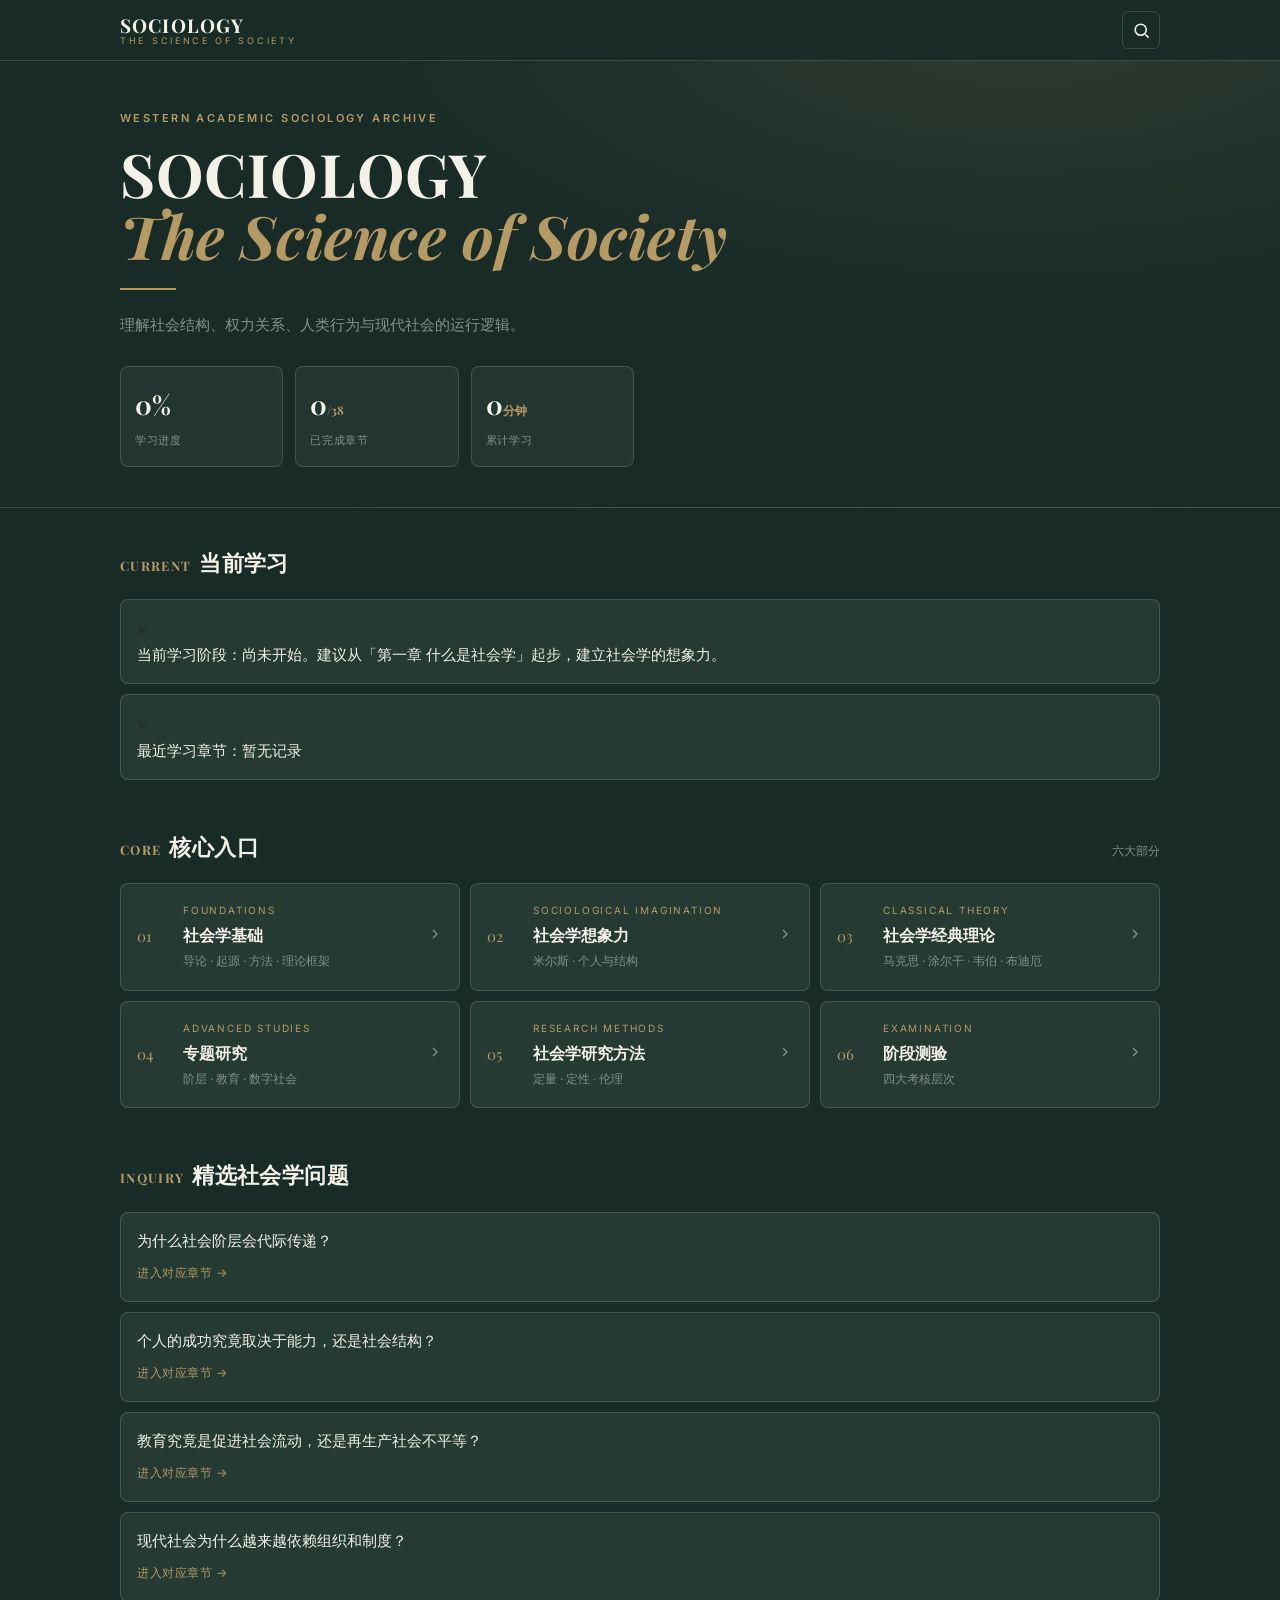
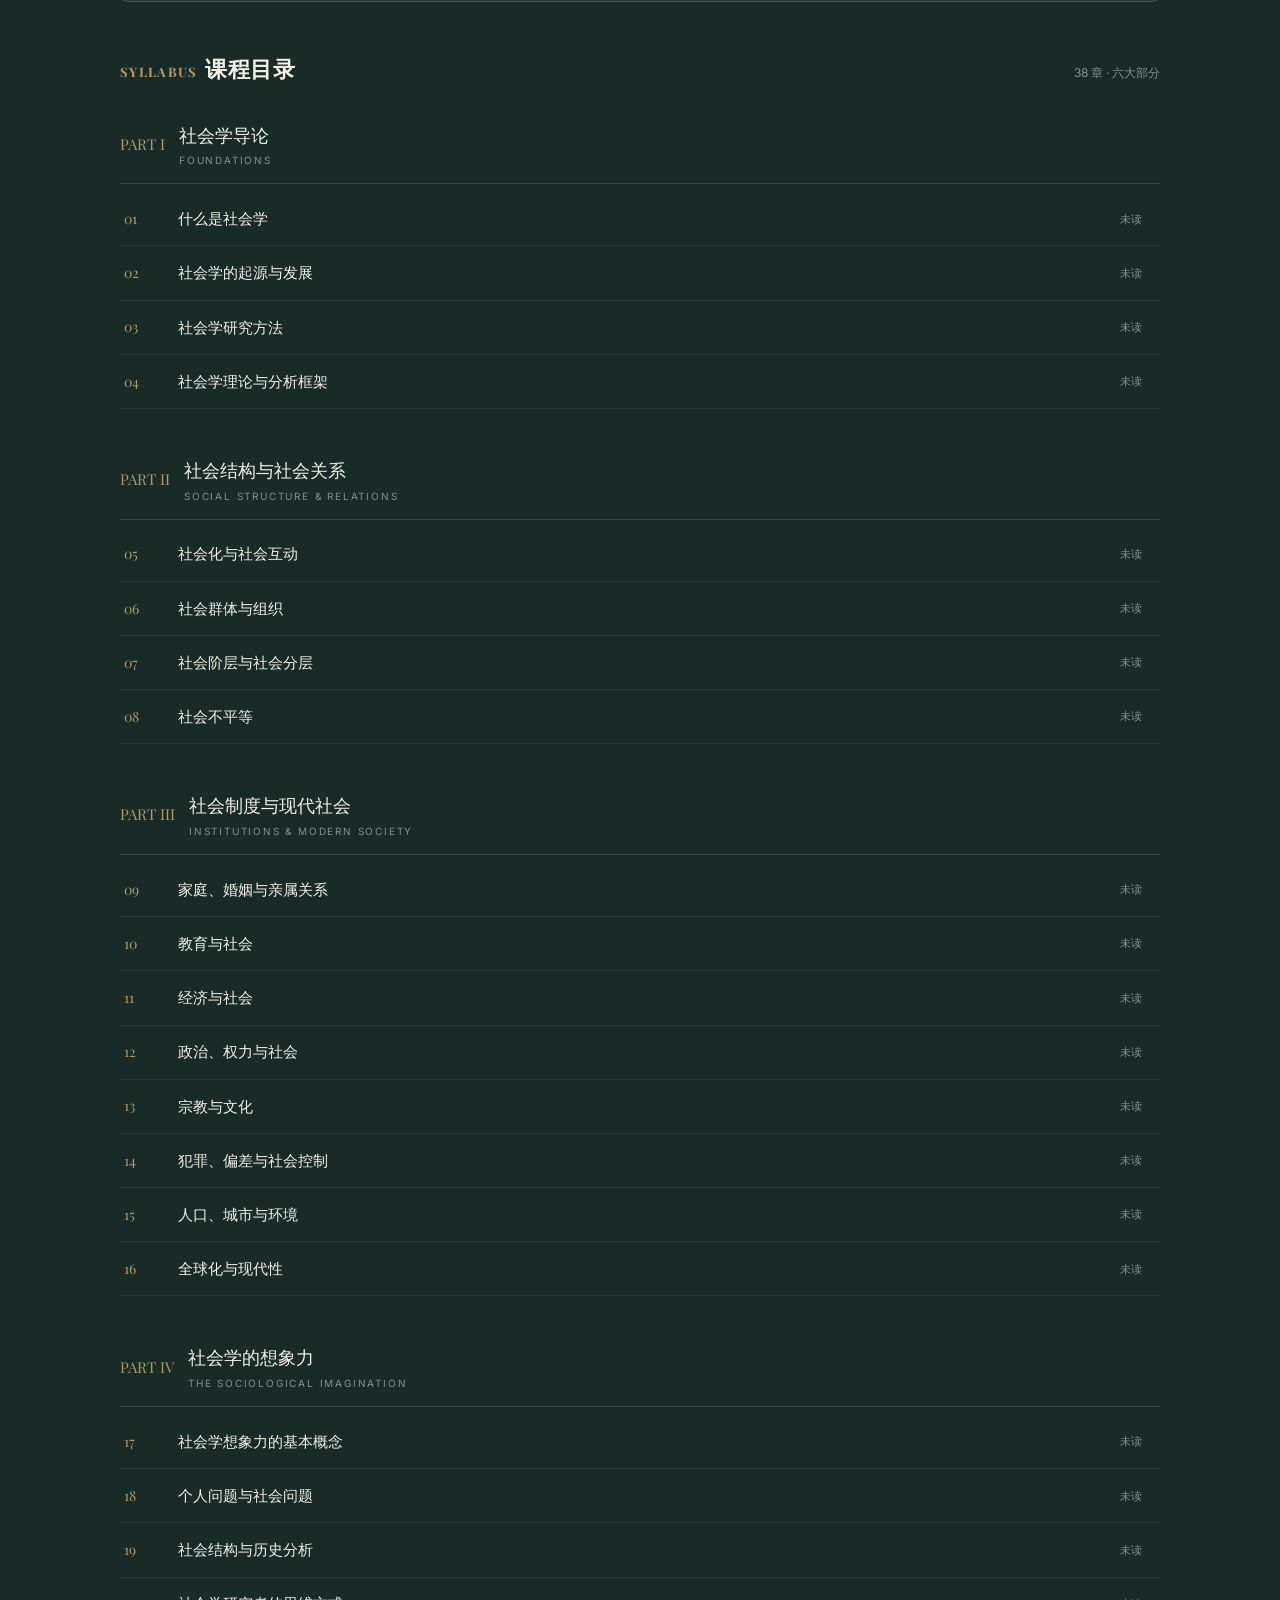
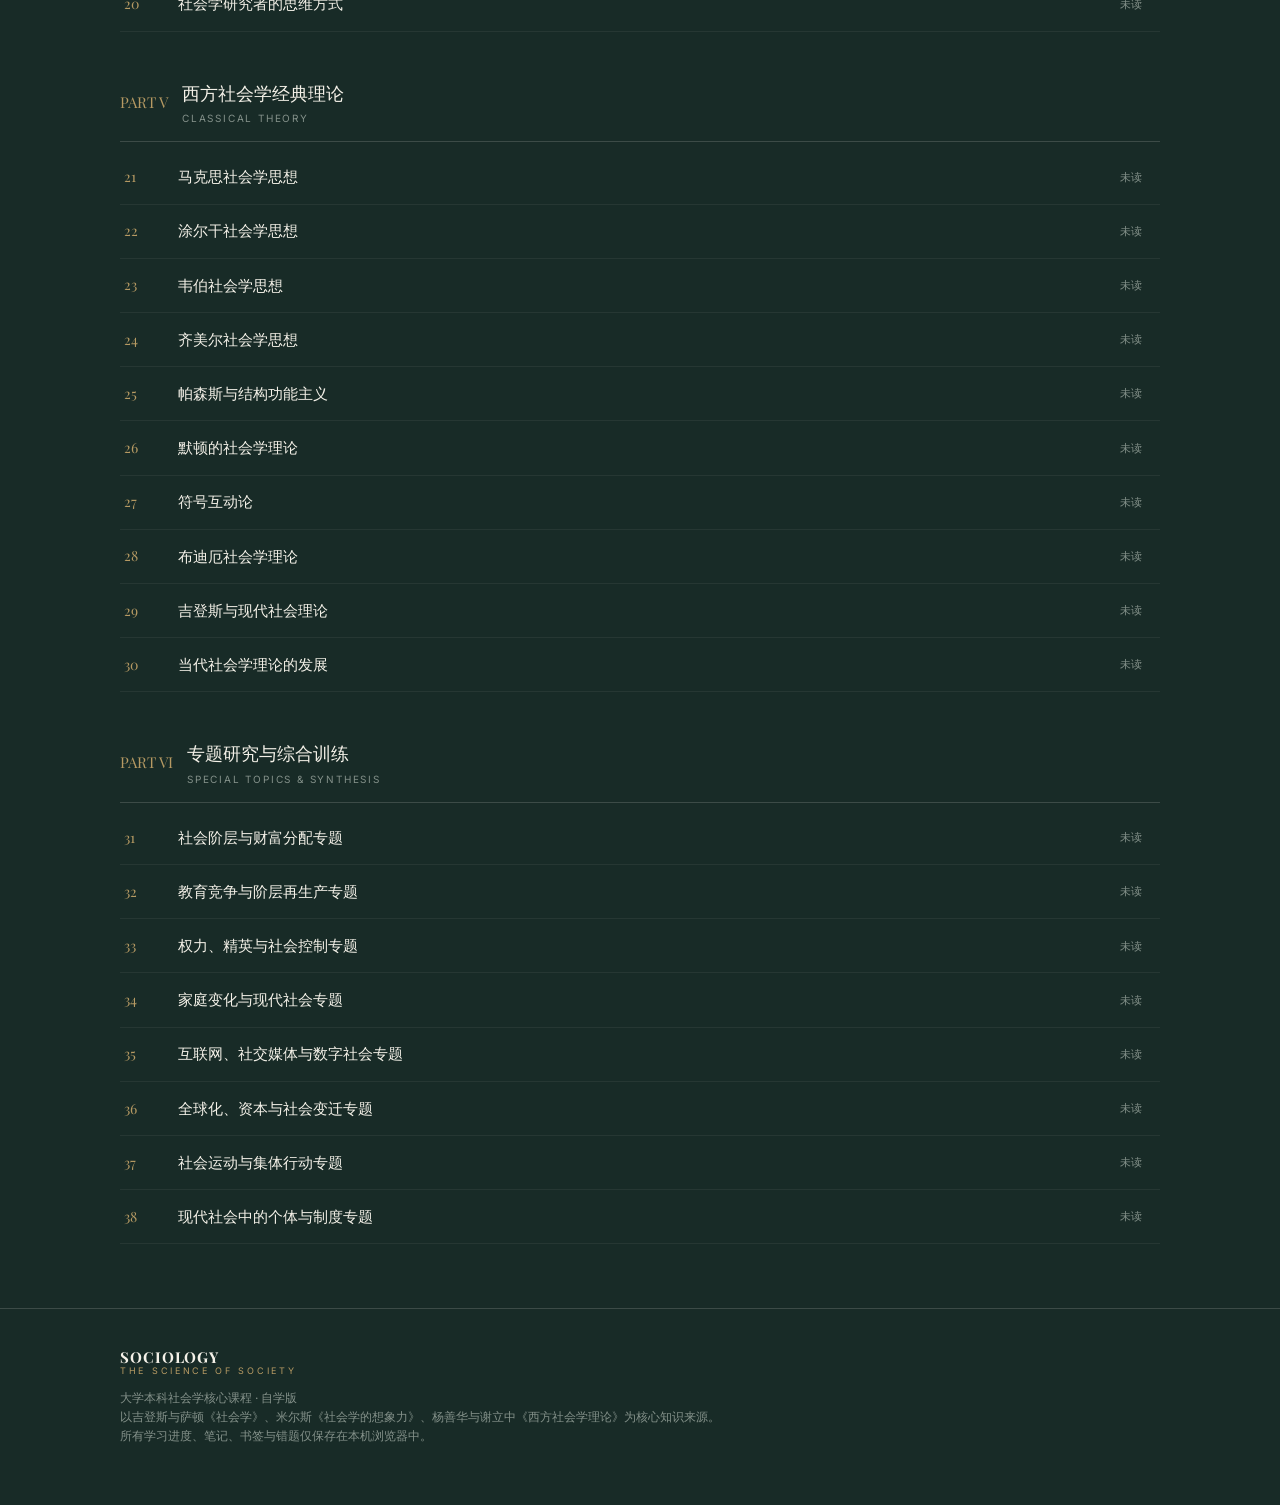
<file: index.html>
<!DOCTYPE html>
<html lang="zh-CN">
<head>
  <meta charset="UTF-8">
  <meta name="viewport" content="width=device-width, initial-scale=1.0, maximum-scale=5.0">
  <meta name="theme-color" content="#182B27">
  <title>SOCIOLOGY · The Science of Society</title>
  <link rel="preconnect" href="https://fonts.googleapis.com">
  <link href="https://fonts.googleapis.com/css2?family=Playfair+Display:wght@600;700&family=Inter:wght@400;500;600;700&display=swap" rel="stylesheet">
  <link rel="stylesheet" href="css/main.css">
</head>
<body>
  <!-- 顶栏 -->
  <header class="topbar">
    <div class="topbar-inner">
      <a class="brand" href="index.html">
        <span class="wordmark">SOCIOLOGY</span>
        <span class="sub">The Science of Society</span>
      </a>
      <div class="topbar-actions">
        <button class="icon-btn" id="btn-search" aria-label="搜索">
          <svg viewBox="0 0 24 24" fill="none" stroke="currentColor" stroke-width="2"><circle cx="11" cy="11" r="7"/><path d="M21 21l-4.3-4.3"/></svg>
        </button>
      </div>
    </div>
  </header>

  <!-- Hero -->
  <section class="hero">
    <div class="container">
      <div class="eyebrow hero-kicker">Western Academic Sociology Archive</div>
      <h1 class="hero-title">SOCIOLOGY<br><span class="of">The Science of Society</span></h1>
      <div class="hero-rule"></div>
      <p class="hero-sub">理解社会结构、权力关系、人类行为与现代社会的运行逻辑。</p>

      <div class="dash-grid">
        <div class="dash-cell">
          <div class="num" id="dash-progress">0%</div>
          <div class="lbl">学习进度</div>
        </div>
        <div class="dash-cell">
          <div class="num" id="dash-done">0<span class="unit">/38</span></div>
          <div class="lbl">已完成章节</div>
        </div>
        <div class="dash-cell">
          <div class="num" id="dash-time">0<span class="unit">分钟</span></div>
          <div class="lbl">累计学习</div>
        </div>
      </div>
    </div>
  </section>

  <!-- 当前状态 -->
  <section class="section">
    <div class="container">
      <div class="section-head">
        <h2 class="section-title"><span class="idx">CURRENT</span>当前学习</h2>
      </div>
      <div class="questions">
        <div class="q-item" id="current-stage">
          <div class="q-mark">»</div>
          <div class="q-text" id="stage-text">正在加载…</div>
        </div>
        <div class="q-item">
          <div class="q-mark">»</div>
          <div class="q-text" id="recent-text">正在加载…</div>
        </div>
      </div>
    </div>
  </section>

  <!-- 核心入口 -->
  <section class="section">
    <div class="container">
      <div class="section-head">
        <h2 class="section-title"><span class="idx">CORE</span>核心入口</h2>
        <span class="section-note">六大部分</span>
      </div>
      <div class="entries" id="entries"></div>
    </div>
  </section>

  <!-- 精选问题 -->
  <section class="section">
    <div class="container">
      <div class="section-head">
        <h2 class="section-title"><span class="idx">INQUIRY</span>精选社会学问题</h2>
      </div>
      <div class="questions" id="featured-questions"></div>
    </div>
  </section>

  <!-- 课程目录 -->
  <section class="section">
    <div class="container">
      <div class="section-head">
        <h2 class="section-title"><span class="idx">SYLLABUS</span>课程目录</h2>
        <span class="section-note">38 章 · 六大部分</span>
      </div>
      <div id="catalog"></div>
    </div>
  </section>

  <footer class="footer">
    <div class="container">
      <div class="brand">
        <span class="wordmark">SOCIOLOGY</span>
        <span class="sub">The Science of Society</span>
      </div>
      <p>大学本科社会学核心课程 · 自学版<br>以吉登斯与萨顿《社会学》、米尔斯《社会学的想象力》、杨善华与谢立中《西方社会学理论》为核心知识来源。<br>所有学习进度、笔记、书签与错题仅保存在本机浏览器中。</p>
    </div>
  </footer>

  <script src="js/store.js"></script>
  <script src="js/util.js"></script>
  <script src="js/home.js"></script>
</body>
</html>
</file>
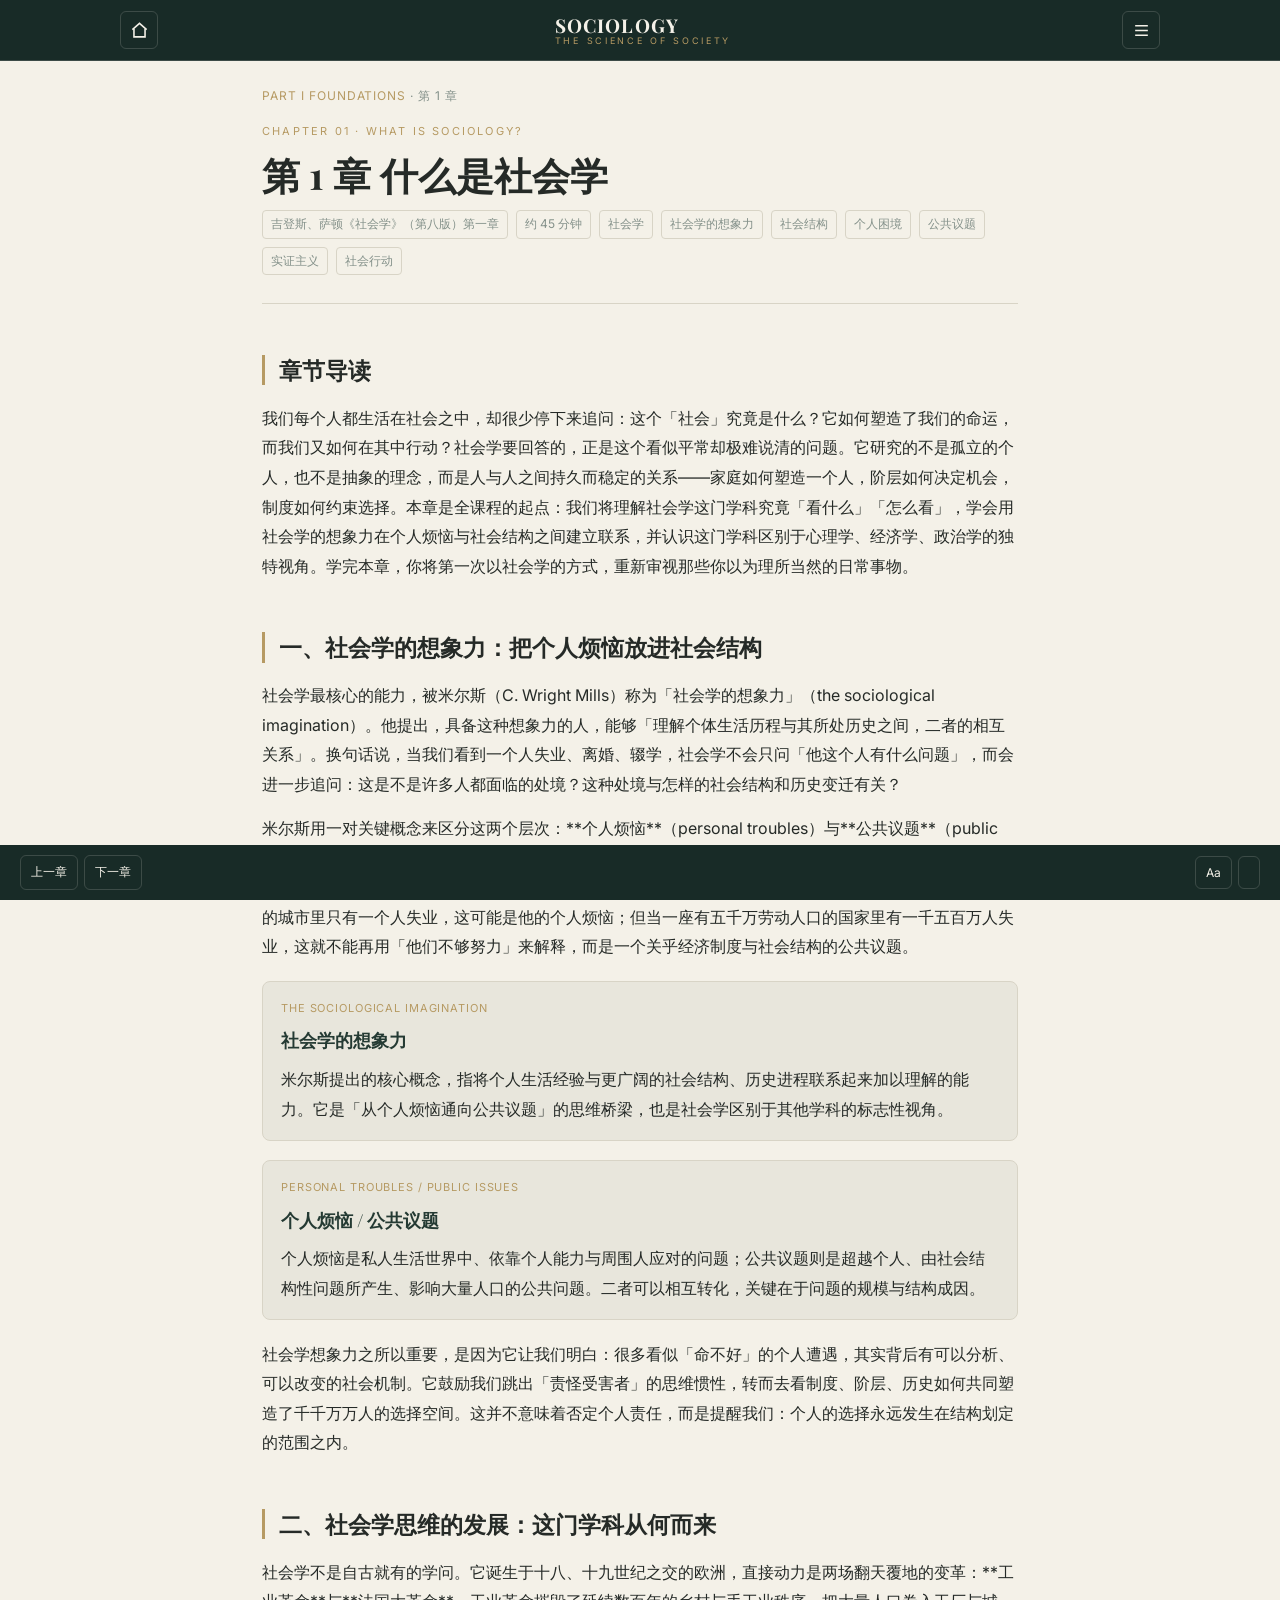
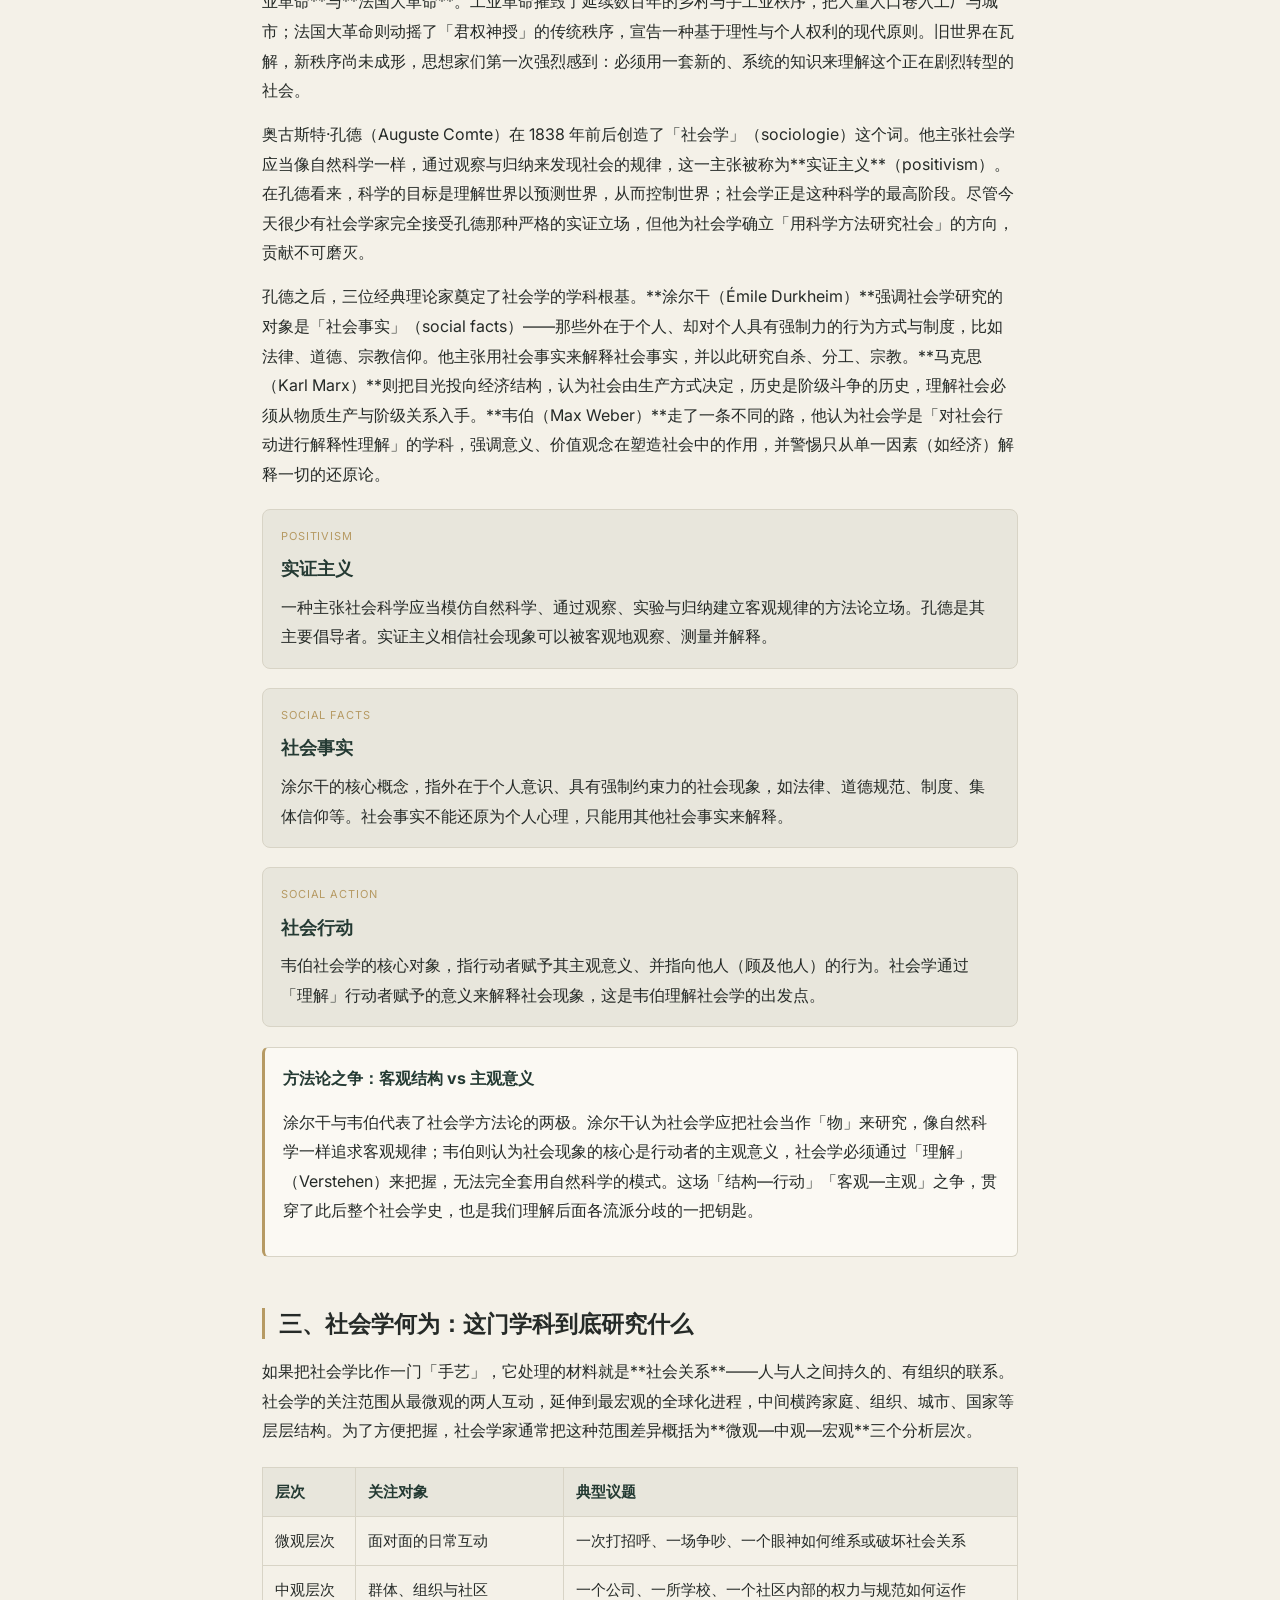
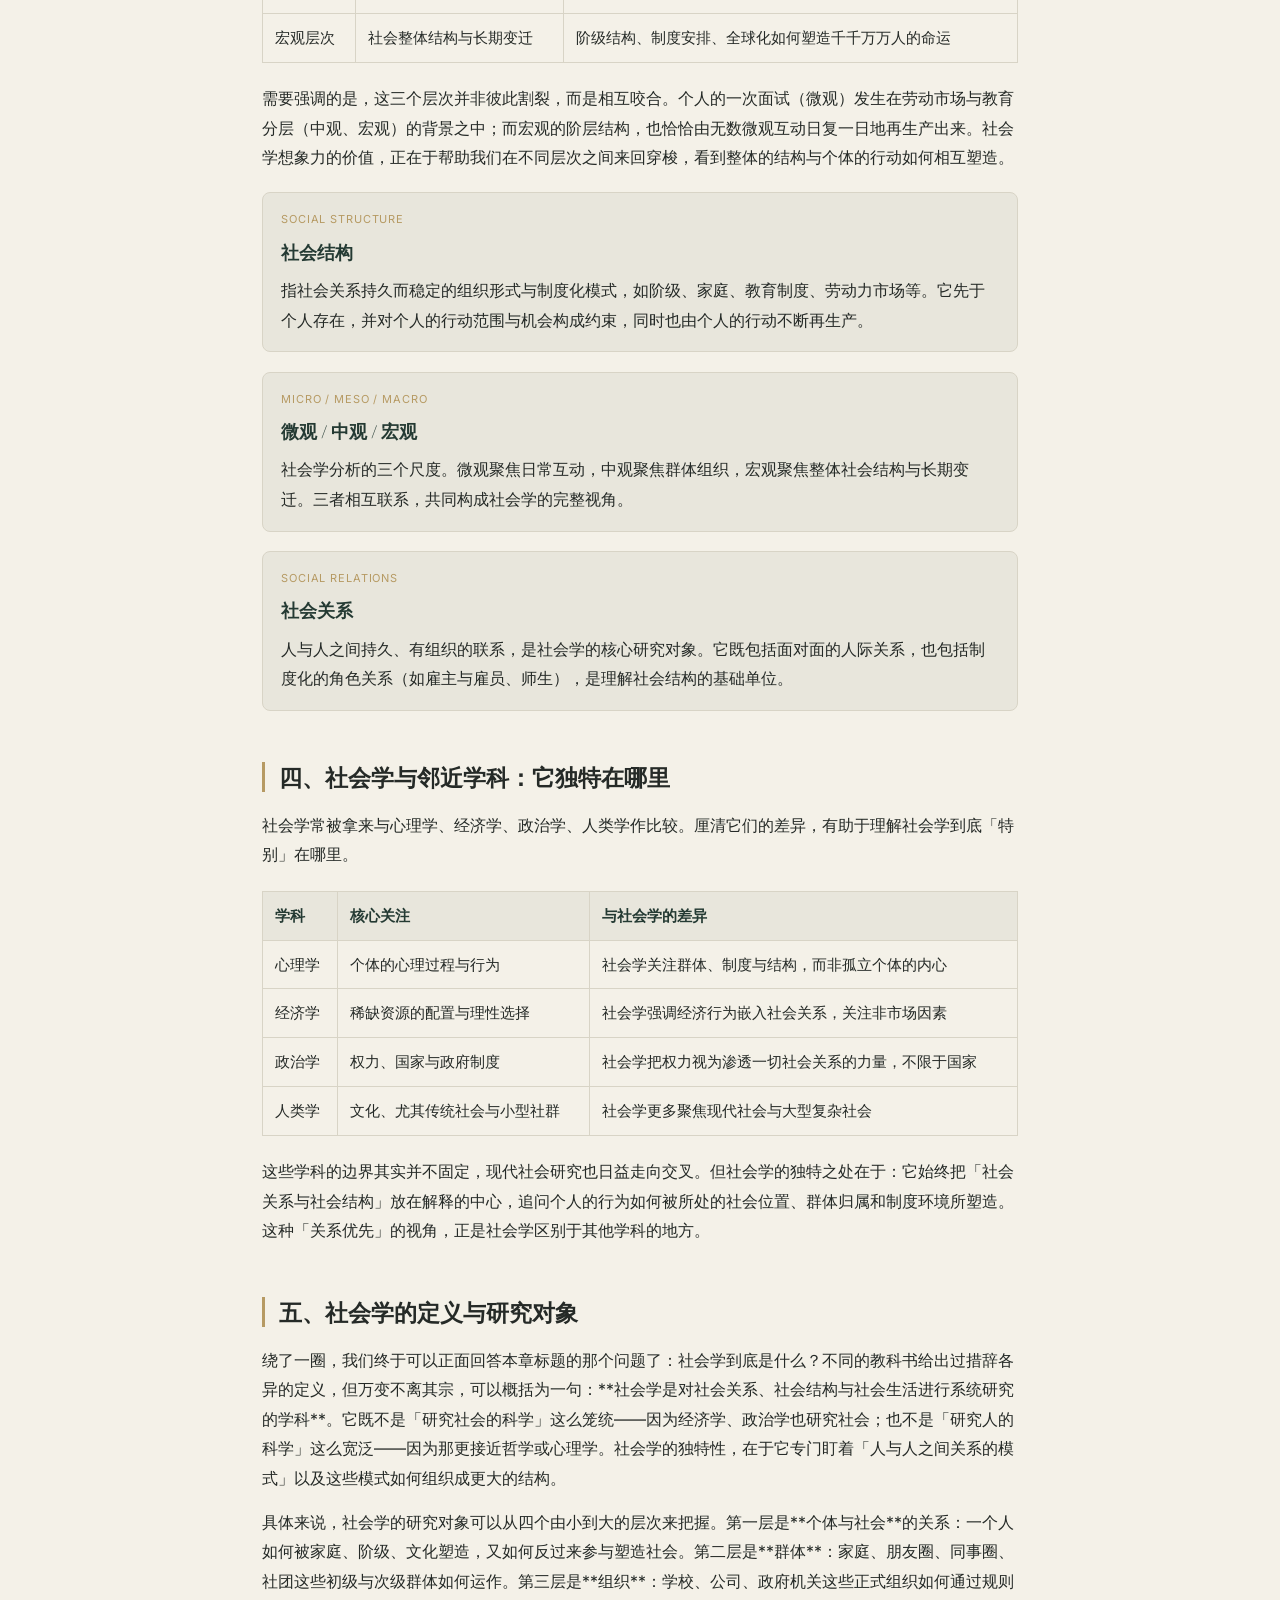
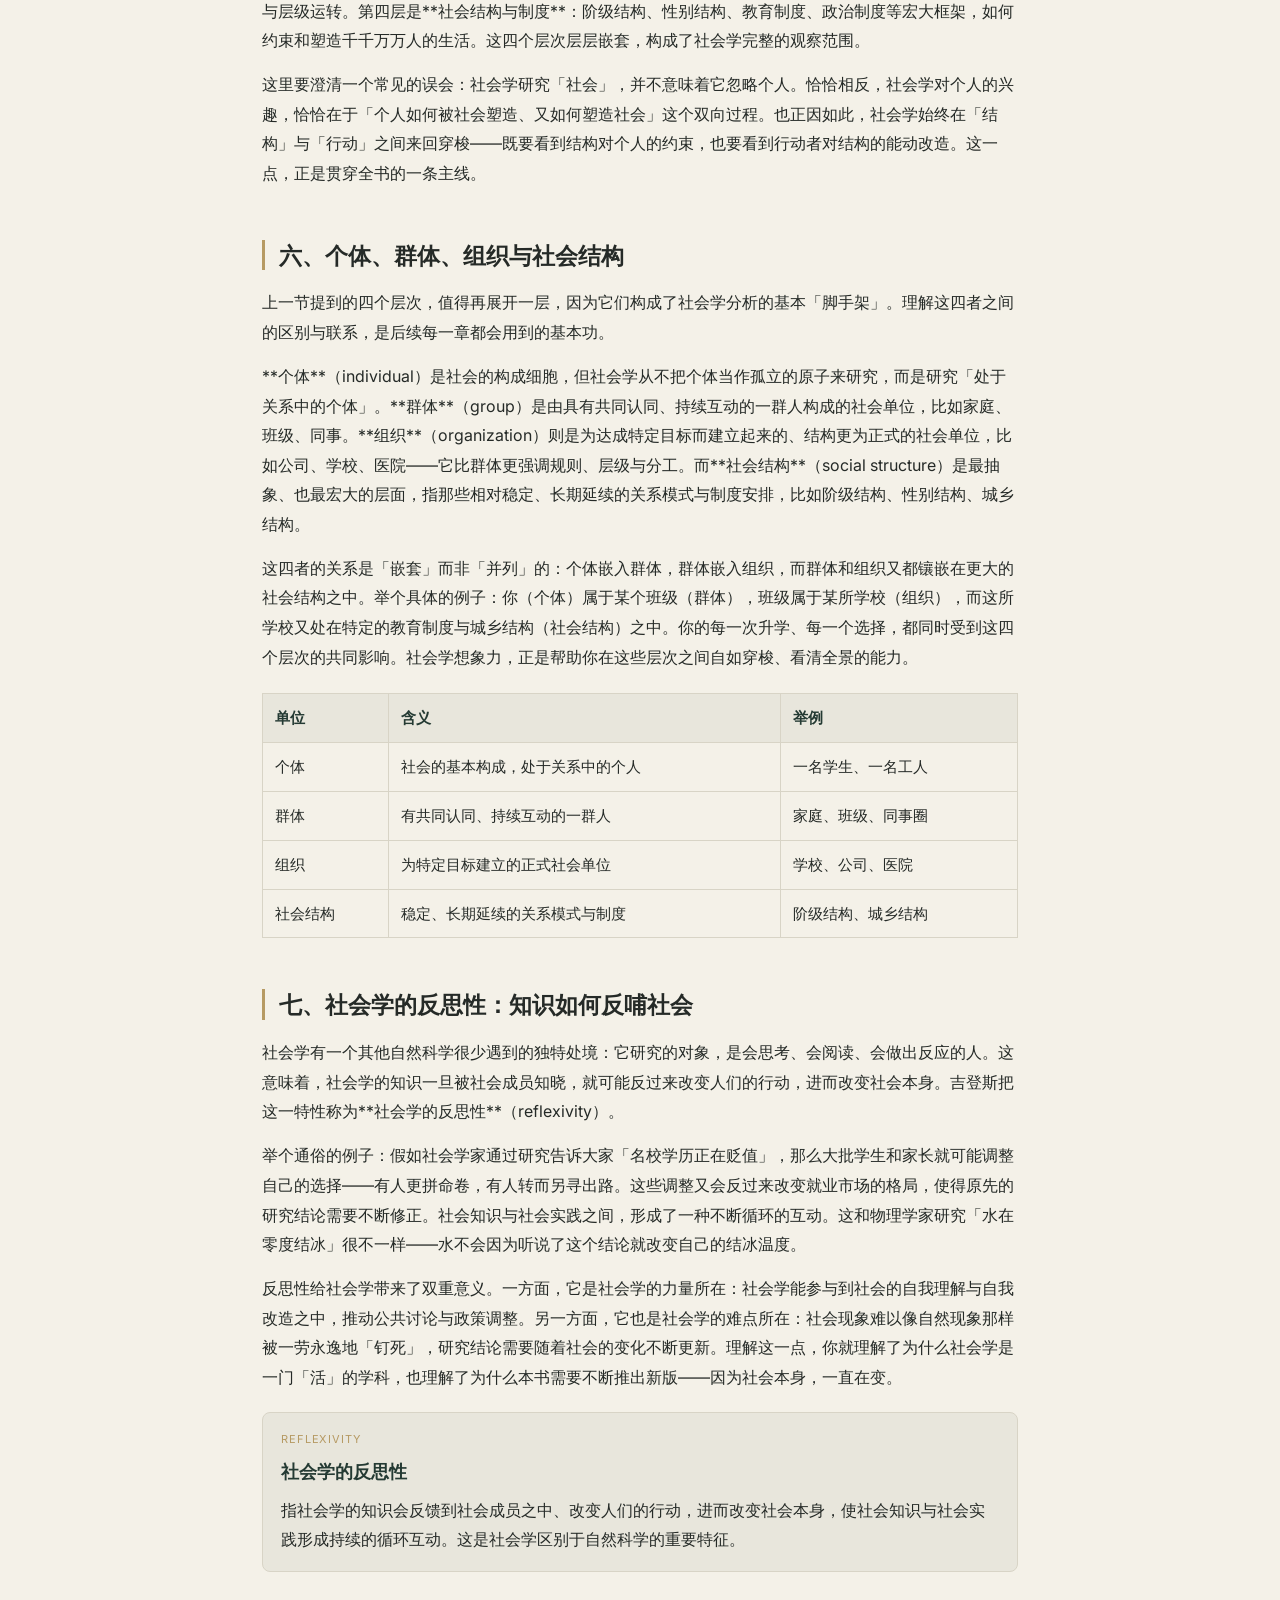
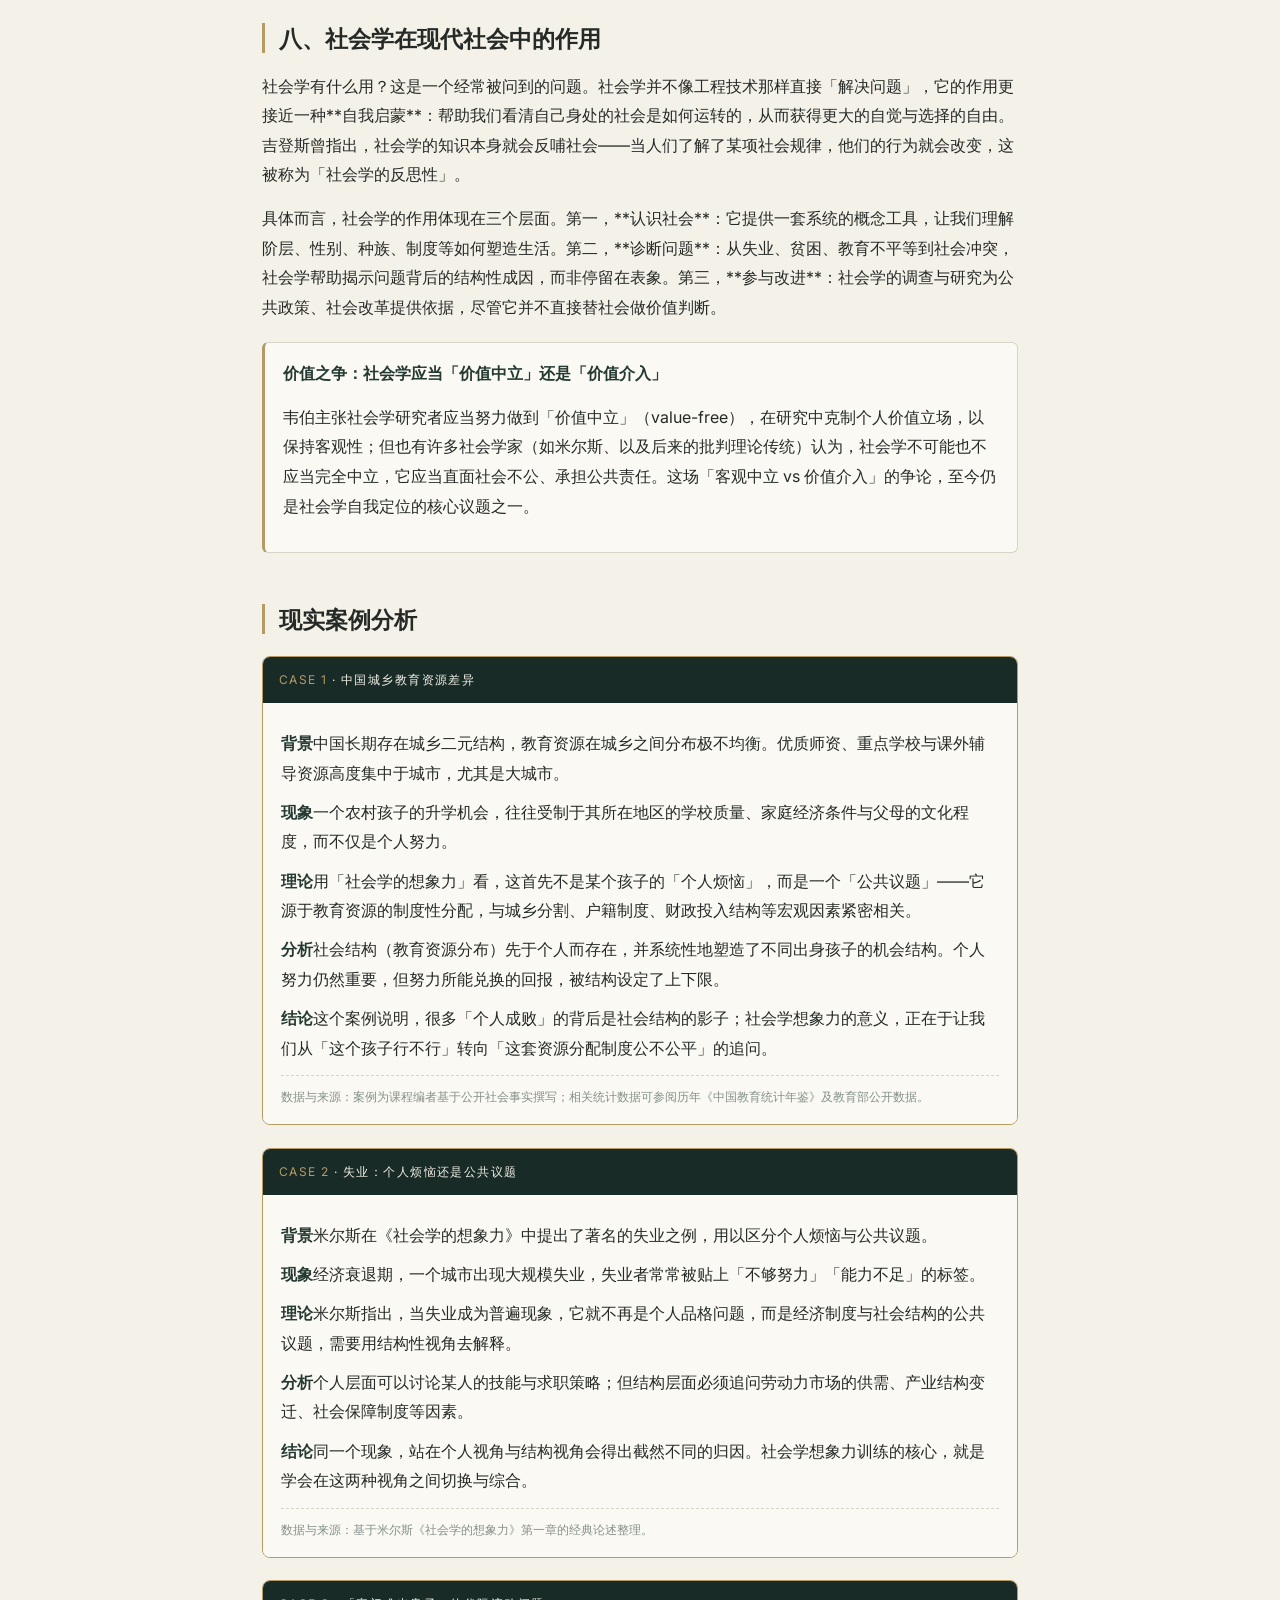
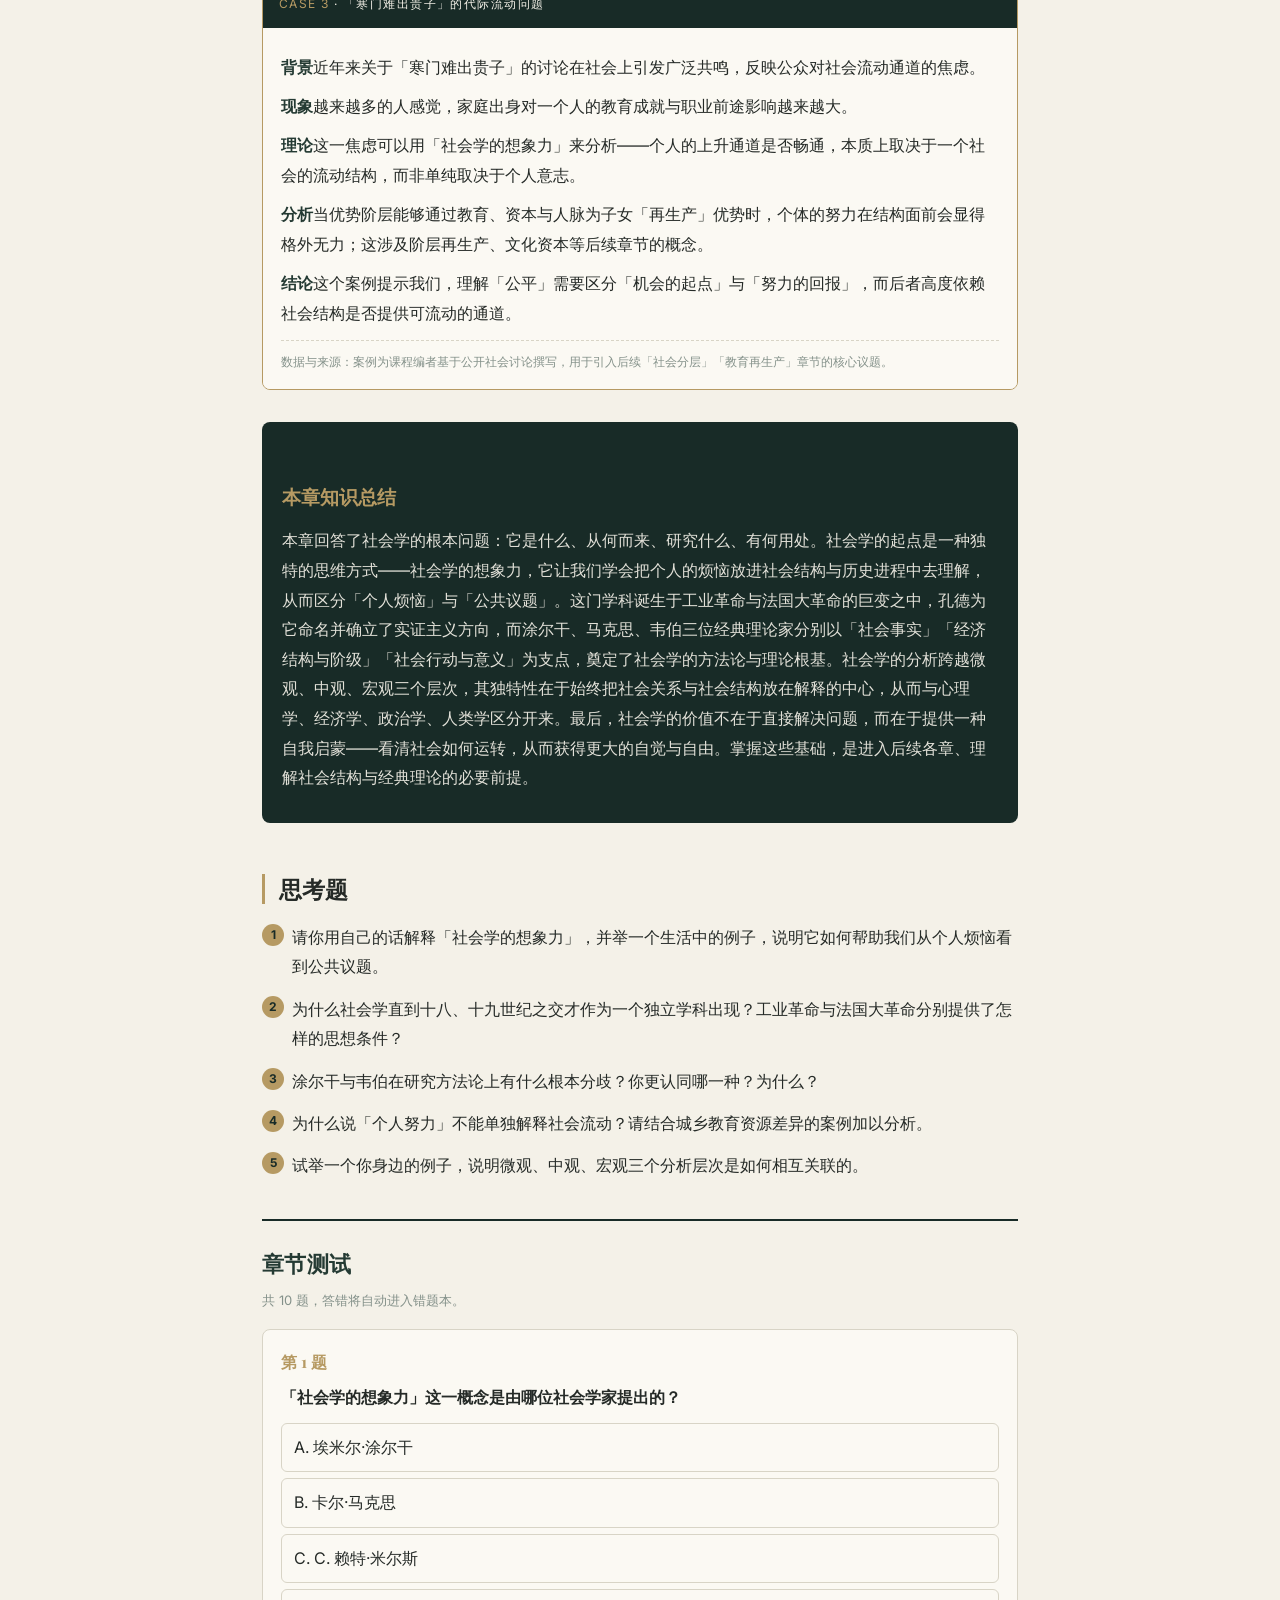
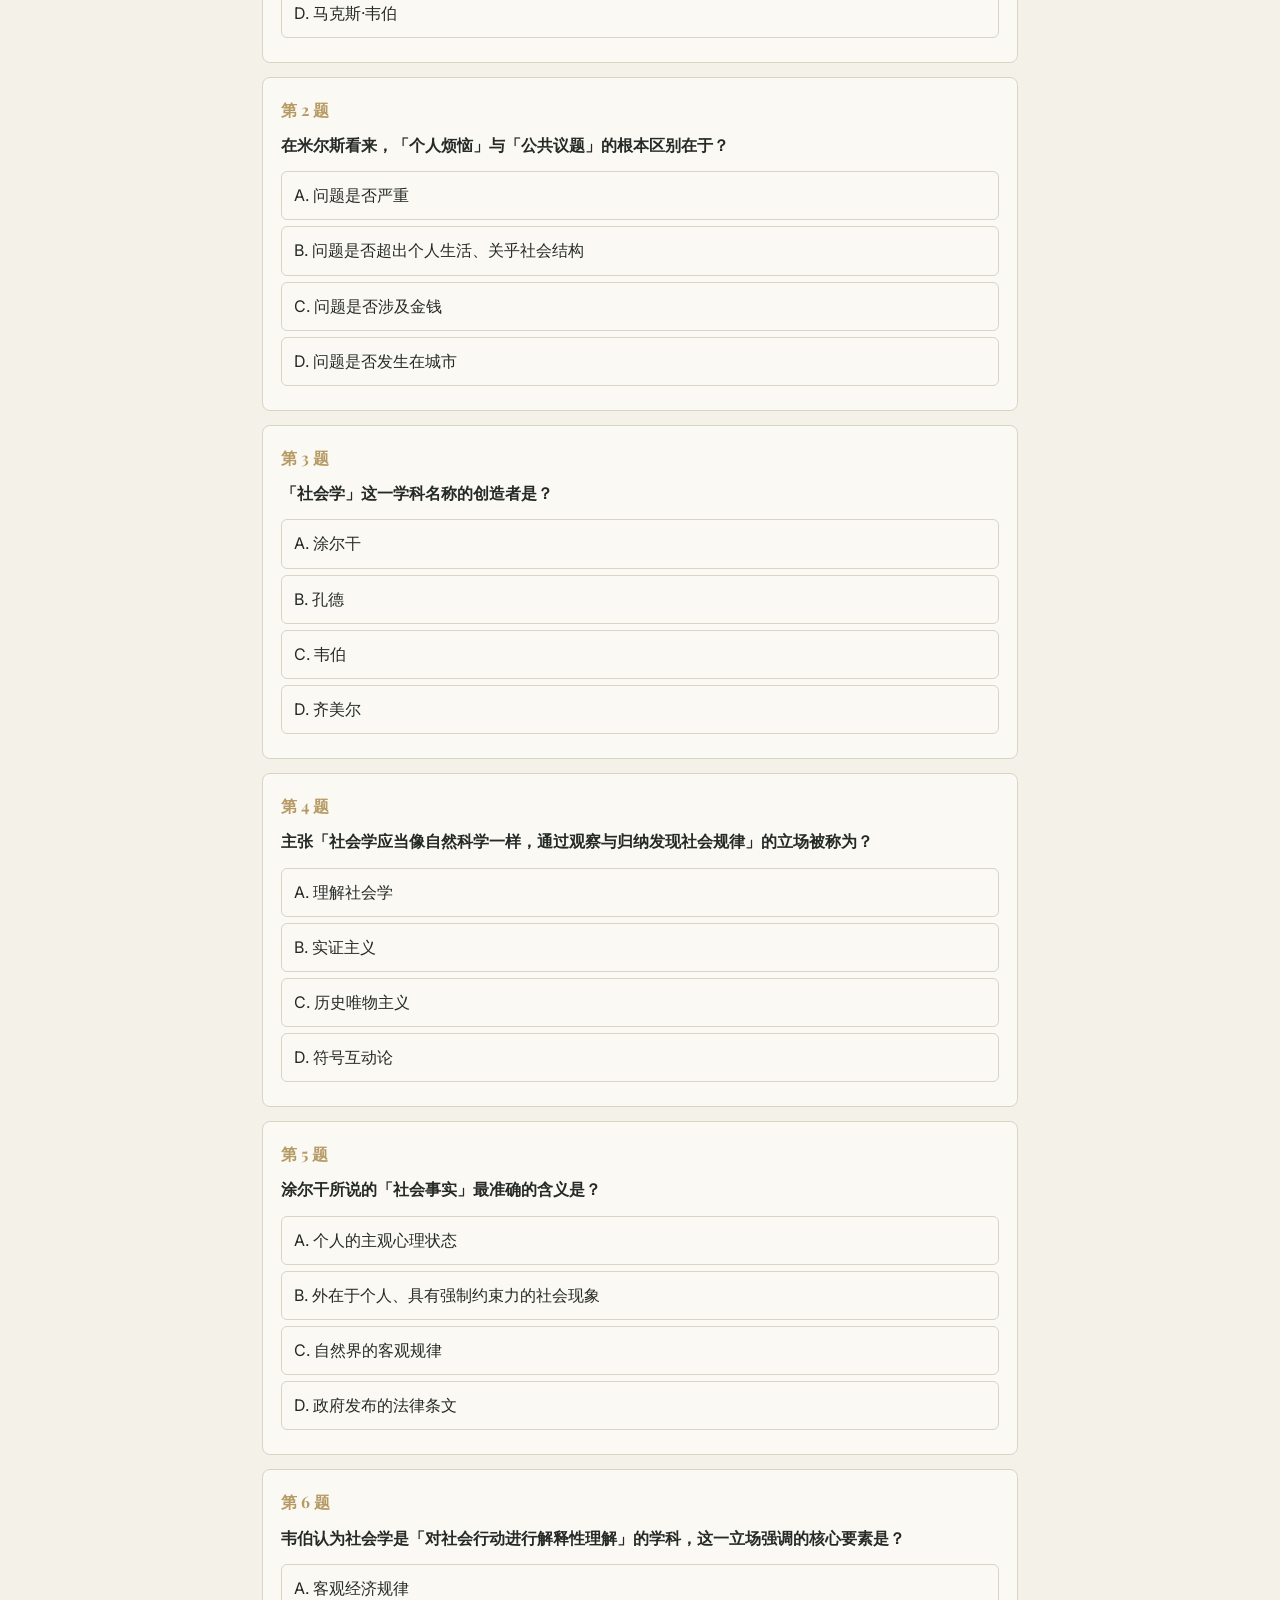
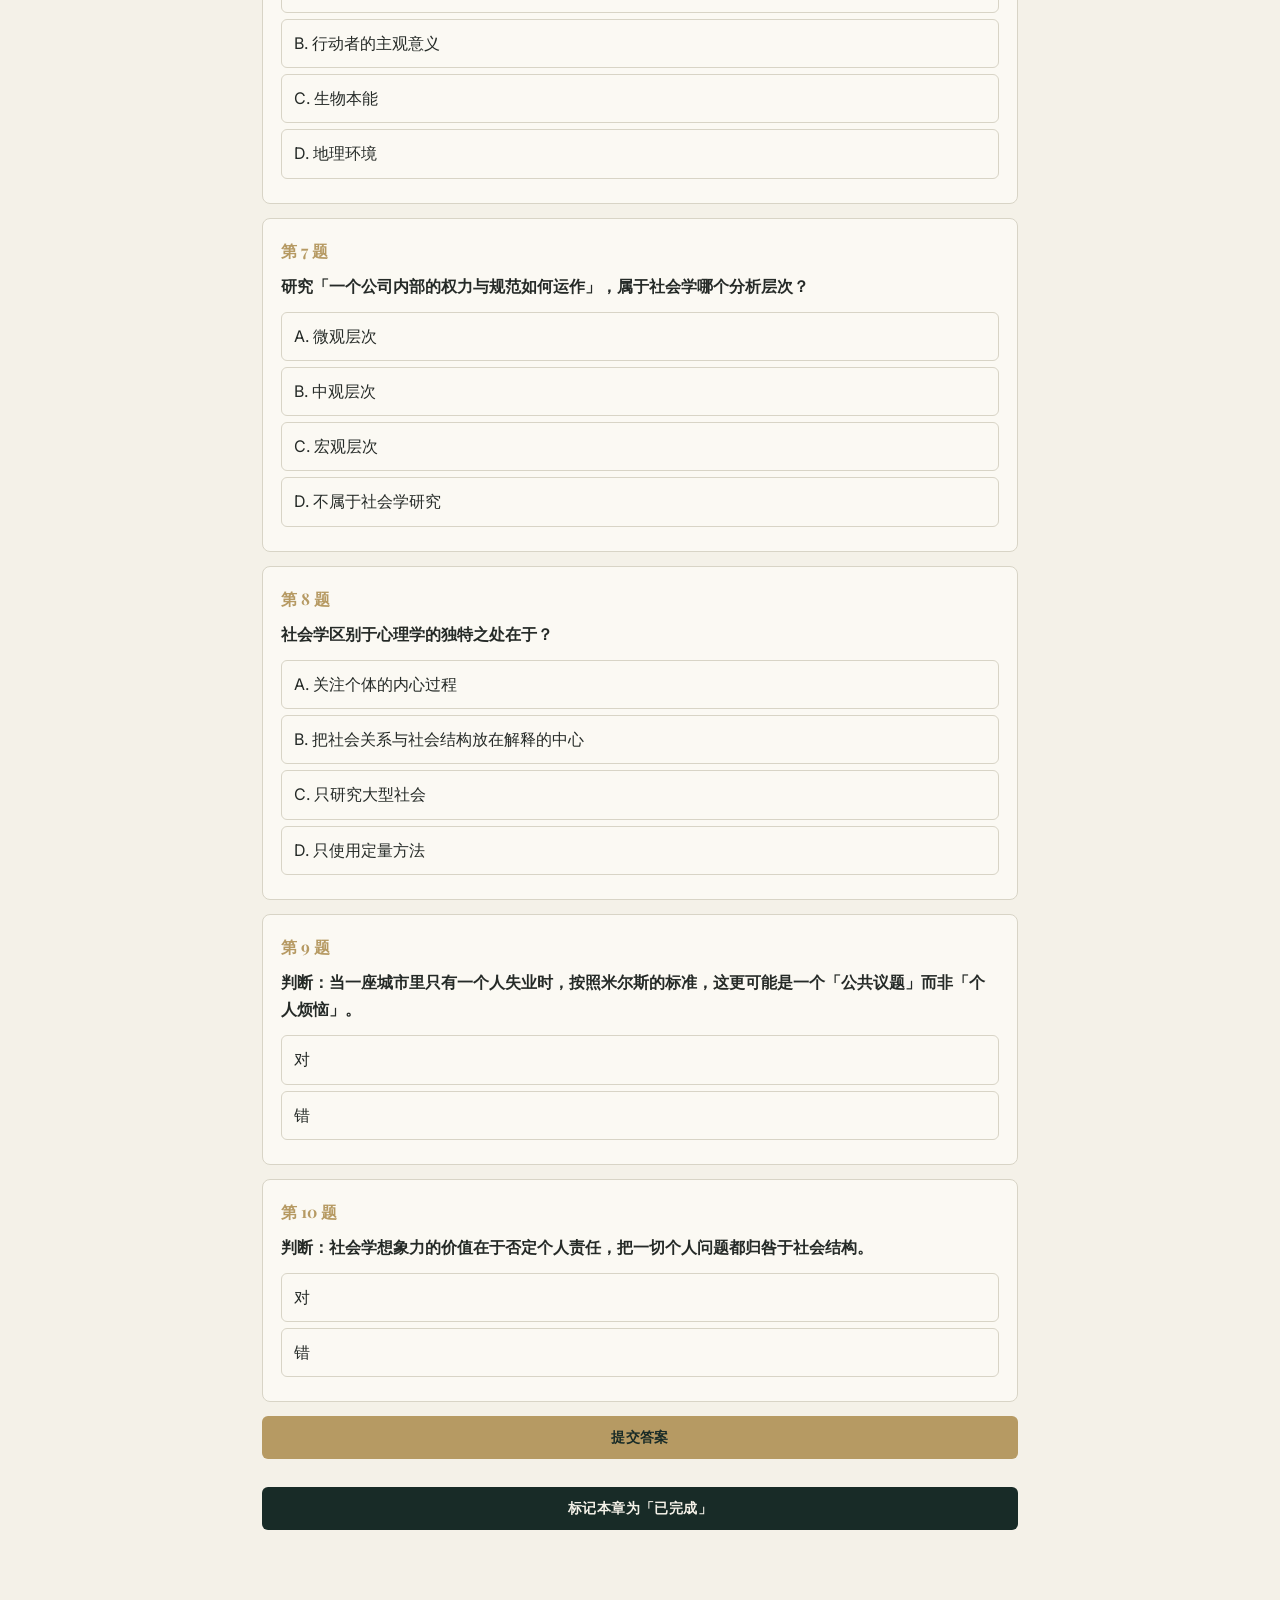
<file: reader.html>
<!DOCTYPE html>
<html lang="zh-CN">
<head>
  <meta charset="UTF-8">
  <meta name="viewport" content="width=device-width, initial-scale=1.0, maximum-scale=5.0">
  <meta name="theme-color" content="#182B27">
  <title>章节阅读 · SOCIOLOGY</title>
  <link rel="preconnect" href="https://fonts.googleapis.com">
  <link href="https://fonts.googleapis.com/css2?family=Playfair+Display:wght@600;700&family=Inter:wght@400;500;600;700&display=swap" rel="stylesheet">
  <link rel="stylesheet" href="css/main.css">
</head>
<body class="reader-page">
  <!-- 顶栏（深墨绿） -->
  <header class="topbar reader-topbar">
    <div class="topbar-inner">
      <a class="icon-btn" href="index.html" aria-label="返回首页" id="btn-home"></a>
      <a class="brand" href="index.html" style="margin-left:6px">
        <span class="wordmark">SOCIOLOGY</span>
        <span class="sub">The Science of Society</span>
      </a>
      <div class="topbar-actions">
        <button class="icon-btn" id="btn-toc" aria-label="章节目录"></button>
      </div>
    </div>
  </header>

  <!-- 正文外壳 -->
  <main class="reader-shell">
    <div class="reader-breadcrumb">
      <span class="crumb"><span class="accent" id="crumb-part"></span> · <span id="crumb-ch"></span></span>
    </div>
    <div class="reader-title-block">
      <div class="reader-kicker" id="reader-kicker"></div>
      <h1 class="reader-title" id="reader-title"></h1>
      <div class="reader-meta" id="reader-meta"></div>
    </div>

    <!-- 章节导读 -->
    <section id="intro" class="reader-body"></section>

    <!-- 正文 -->
    <div id="body" class="reader-body"></div>

    <!-- 案例 -->
    <section id="cases" class="reader-body"></section>

    <!-- 总结 -->
    <section id="summary" class="reader-body"></section>

    <!-- 思考题 -->
    <section id="thinking" class="reader-body"></section>

    <!-- 章节测试 -->
    <section id="quiz" class="quiz-section"></section>

    <!-- 标记完成 -->
    <div style="margin-top:28px">
      <button class="btn block" id="btn-done">标记本章为「已完成」</button>
    </div>
  </main>

  <!-- 底部工具栏 -->
  <nav class="reader-toolbar">
    <div class="tb-group">
      <button class="tb-btn" id="tb-prev">上一章</button>
      <button class="tb-btn" id="tb-next">下一章</button>
    </div>
    <div class="tb-group">
      <button class="tb-btn" id="tb-font" title="字体大小">Aa</button>
      <button class="tb-btn" id="tb-night" title="夜间模式"></button>
    </div>
  </nav>

  <!-- 目录抽屉 -->
  <div class="toc-drawer" id="toc-drawer">
    <div class="toc-mask" id="toc-mask"></div>
    <div class="toc-panel">
      <div class="toc-title">课程目录</div>
      <div id="toc-list"></div>
    </div>
  </div>

  <script src="js/store.js"></script>
  <script src="js/util.js"></script>
  <script src="js/reader.js"></script>
</body>
</html>
</file>
<file: css/main.css>
/* ============================================================
   SOCIOLOGY · The Science of Society
   Western Academic Sociology Archive
   主题：深墨绿学术档案馆 / 移动端优先
   ============================================================ */

:root {
  /* 主色板 */
  --ink-deep: #182B27;      /* 主背景 深墨绿 */
  --ink-forest: #243A33;    /* 次级背景 森林绿 */
  --paper: #F4F1E8;         /* 内容区 象牙白 */
  --paper-dim: #E8E6DC;     /* 辅助背景 浅灰米白 */
  --accent: #B69A63;        /* 强调 古铜金 */
  --text-main: #252A27;     /* 正文 深灰黑 */
  --text-sub: #84918A;      /* 次级文字 灰绿 */

  /* 语义扩展 */
  --paper-soft: #FBF9F3;
  --line: #D8D4C6;
  --line-dark: rgba(244,241,232,.16);
  --danger: #9A4B3F;

  /* 字体 */
  --serif: "Playfair Display", "Georgia", "Songti SC", "SimSun", serif;
  --sans: "Inter", "Helvetica Neue", "PingFang SC", "Microsoft YaHei", sans-serif;

  --shadow-sm: 0 1px 3px rgba(24,43,39,.08);
  --shadow-md: 0 4px 18px rgba(24,43,39,.12);

  /* 阅读页基础字号（可被 JS 调整） */
  --read-scale: 1;
}

* { box-sizing: border-box; margin: 0; padding: 0; }

html { -webkit-text-size-adjust: 100%; scroll-behavior: smooth; }

body {
  font-family: var(--sans);
  color: var(--text-main);
  background: var(--ink-deep);
  line-height: 1.7;
  font-size: 16px;
  -webkit-font-smoothing: antialiased;
  min-height: 100vh;
}

a { color: inherit; text-decoration: none; }
button { font-family: inherit; cursor: pointer; border: none; background: none; }

/* ---------- 通用工具 ---------- */
.container { max-width: 1080px; margin: 0 auto; padding: 0 20px; }
.mono { font-family: "SF Mono", "JetBrains Mono", Consolas, monospace; }
.serif { font-family: var(--serif); }
.eyebrow {
  font-size: 11px; letter-spacing: .22em; text-transform: uppercase;
  color: var(--accent); font-weight: 600;
}
.hidden { display: none !important; }

/* ---------- 顶栏 ---------- */
.topbar {
  position: sticky; top: 0; z-index: 50;
  background: var(--ink-deep);
  border-bottom: 1px solid var(--line-dark);
}
.topbar-inner {
  display: flex; align-items: center; justify-content: space-between;
  height: 60px; max-width: 1080px; margin: 0 auto; padding: 0 20px;
}
.brand { display: flex; flex-direction: column; line-height: 1.1; }
.brand .wordmark {
  font-family: var(--serif); font-size: 19px; letter-spacing: .06em;
  color: var(--paper); font-weight: 700;
}
.brand .sub { font-size: 9px; letter-spacing: .3em; color: var(--accent); text-transform: uppercase; }
.topbar-actions { display: flex; gap: 8px; align-items: center; }
.icon-btn {
  width: 38px; height: 38px; border-radius: 6px;
  display: grid; place-items: center; color: var(--paper);
  border: 1px solid var(--line-dark);
}
.icon-btn:active { background: var(--ink-forest); }
.icon-btn svg { width: 19px; height: 19px; }

/* ---------- 首页 hero ---------- */
.hero {
  background:
    radial-gradient(1200px 500px at 80% -10%, rgba(182,154,99,.14), transparent 60%),
    var(--ink-deep);
  color: var(--paper);
  padding: 48px 0 40px;
  border-bottom: 1px solid var(--line-dark);
}
.hero-kicker { margin-bottom: 14px; }
.hero-title {
  font-family: var(--serif); font-size: clamp(34px, 8vw, 60px);
  line-height: 1.04; letter-spacing: .01em; font-weight: 700;
}
.hero-title .of { color: var(--accent); font-style: italic; }
.hero-sub { margin-top: 16px; color: var(--text-sub); font-size: 15px; max-width: 560px; }
.hero-rule { width: 56px; height: 2px; background: var(--accent); margin: 22px 0; }

/* 首页仪表 */
.dash-grid {
  display: grid; grid-template-columns: repeat(3, 1fr); gap: 12px;
  margin-top: 28px;
}
.dash-cell {
  background: rgba(244,241,232,.05);
  border: 1px solid var(--line-dark);
  border-radius: 8px; padding: 16px 14px;
}
.dash-cell .num {
  font-family: var(--serif); font-size: 26px; color: var(--paper); font-weight: 700;
}
.dash-cell .lbl { font-size: 11px; color: var(--text-sub); letter-spacing: .06em; margin-top: 4px; }
.dash-cell .unit { font-size: 12px; color: var(--accent); }

/* ---------- 区块标题 ---------- */
.section { padding: 36px 0 12px; }
.section-head { display: flex; align-items: baseline; justify-content: space-between; margin-bottom: 18px; }
.section-title {
  font-family: var(--serif); font-size: 22px; color: var(--paper); letter-spacing: .02em;
}
.section-title .idx { color: var(--accent); font-size: 13px; margin-right: 8px; letter-spacing: .1em; }
.section-note { font-size: 12px; color: var(--text-sub); }

/* ---------- 核心入口 ---------- */
.entries { display: grid; grid-template-columns: 1fr; gap: 10px; }
.entry {
  display: flex; align-items: center; gap: 16px;
  background: var(--ink-forest);
  border: 1px solid var(--line-dark);
  border-radius: 8px; padding: 18px 16px;
  transition: transform .12s ease, border-color .12s ease;
}
.entry:active { transform: scale(.99); border-color: var(--accent); }
.entry .en-idx { font-family: var(--serif); color: var(--accent); font-size: 15px; min-width: 30px; }
.entry .en-body { flex: 1; }
.entry .en-en { font-size: 10px; letter-spacing: .18em; color: var(--accent); text-transform: uppercase; }
.entry .en-zh { font-size: 16px; color: var(--paper); margin-top: 3px; font-weight: 600; }
.entry .en-desc { font-size: 12px; color: var(--text-sub); margin-top: 2px; }
.entry .chev { color: var(--text-sub); }
.entry .chev svg { width: 16px; height: 16px; }

/* ---------- 精选问题 ---------- */
.questions { display: flex; flex-direction: column; gap: 10px; }
.q-item {
  background: var(--ink-forest); border: 1px solid var(--line-dark);
  border-radius: 8px; padding: 16px;
}
.q-item .q-text { color: var(--paper); font-size: 15px; line-height: 1.6; }
.q-item .q-link { color: var(--accent); font-size: 12px; margin-top: 10px; display: inline-block; letter-spacing: .05em; }

/* ---------- 课程目录 ---------- */
.part { margin-bottom: 32px; }
.part-head {
  display: flex; align-items: center; gap: 14px; padding: 14px 0;
  border-bottom: 1px solid var(--line-dark); margin-bottom: 8px;
}
.part-num { font-family: var(--serif); color: var(--accent); font-size: 15px; }
.part-title { color: var(--paper); font-size: 18px; font-family: var(--serif); }
.part-en { color: var(--text-sub); font-size: 10px; letter-spacing: .18em; text-transform: uppercase; margin-top: 2px; }
.chapter-list { display: flex; flex-direction: column; }
.chapter {
  display: flex; align-items: center; gap: 14px;
  padding: 13px 4px; border-bottom: 1px solid rgba(244,241,232,.06);
}
.chapter .ch-no { font-family: var(--serif); color: var(--accent); min-width: 40px; font-size: 14px; }
.chapter .ch-title { color: var(--paper); font-size: 15px; flex: 1; }
.chapter .ch-tag { font-size: 10px; color: var(--text-sub); border: 1px solid var(--line-dark); border-radius: 4px; padding: 2px 6px; }
.chapter .ch-state { font-size: 11px; color: var(--text-sub); }
.chapter.done .ch-state { color: var(--accent); }
.chapter.locked { opacity: .55; }

/* ---------- 页脚 ---------- */
.footer { padding: 40px 0 60px; border-top: 1px solid var(--line-dark); margin-top: 20px; }
.footer .brand .wordmark { font-size: 15px; }
.footer p { color: var(--text-sub); font-size: 12px; margin-top: 12px; line-height: 1.6; }

/* ============================================================
   阅读页（象牙白）
   ============================================================ */
.reader-page { background: var(--paper); color: var(--text-main); min-height: 100vh; }
.reader-topbar { background: var(--ink-deep); color: var(--paper); }

.reader-shell { max-width: 820px; margin: 0 auto; padding: 0 20px 80px; }

.reader-breadcrumb { padding: 20px 0 6px; }
.reader-breadcrumb .crumb { font-size: 12px; color: var(--text-sub); letter-spacing: .08em; }
.reader-breadcrumb .crumb .accent { color: var(--accent); }

.reader-title-block { padding: 8px 0 28px; border-bottom: 1px solid var(--line); margin-bottom: 8px; }
.reader-kicker { font-size: 11px; letter-spacing: .2em; color: var(--accent); text-transform: uppercase; margin-bottom: 10px; }
.reader-title { font-family: var(--serif); font-size: clamp(26px, 6vw, 38px); line-height: 1.25; font-weight: 700; }
.reader-meta { margin-top: 12px; display: flex; flex-wrap: wrap; gap: 8px; }
.reader-meta span { font-size: 12px; color: var(--text-sub); border: 1px solid var(--line); border-radius: 4px; padding: 3px 8px; }

.reader-body { font-size: calc(16px * var(--read-scale)); line-height: 1.85; }

/* 阅读正文排版 */
.reader-body h2 {
  font-family: var(--serif); font-size: calc(1.45em * 1); line-height: 1.3;
  margin: 2.2em 0 .8em; padding-left: 14px; border-left: 3px solid var(--accent);
  color: var(--text-main);
}
.reader-body h3 {
  font-family: var(--serif); font-size: calc(1.2em); margin: 1.8em 0 .6em;
  color: var(--text-main);
}
.reader-body h4 { font-size: calc(1.05em); margin: 1.5em 0 .5em; color: var(--ink-forest); }
.reader-body p { margin: .9em 0; }
.reader-body ul, .reader-body ol { margin: .8em 0 .8em 1.4em; }
.reader-body li { margin: .4em 0; }
.reader-body strong { color: var(--ink-forest); font-weight: 700; }
.reader-body blockquote {
  margin: 1.2em 0; padding: 12px 16px; border-left: 3px solid var(--accent);
  background: var(--paper-dim); color: var(--text-main); font-style: italic;
  border-radius: 0 6px 6px 0;
}
.reader-body table { width: 100%; border-collapse: collapse; margin: 1.4em 0; font-size: .94em; }
.reader-body th, .reader-body td { border: 1px solid var(--line); padding: 10px 12px; text-align: left; vertical-align: top; }
.reader-body th { background: var(--paper-dim); color: var(--ink-forest); font-weight: 700; }

/* 概念卡 */
.concept-card {
  background: var(--paper-dim); border: 1px solid var(--line);
  border-radius: 8px; padding: 16px 18px; margin: 1.2em 0;
}
.concept-card .cc-term { font-family: var(--serif); font-size: 1.1em; color: var(--ink-forest); font-weight: 700; }
.concept-card .cc-en { font-size: 11px; color: var(--accent); letter-spacing: .08em; text-transform: uppercase; margin-bottom: 6px; }
.concept-card p { margin: .5em 0 0; }

/* 案例框 */
.case-box {
  border: 1px solid var(--accent); border-radius: 8px; margin: 1.4em 0; overflow: hidden;
}
.case-box .case-head {
  background: var(--ink-deep); color: var(--paper); padding: 12px 16px;
  font-size: 12px; letter-spacing: .12em; text-transform: uppercase;
}
.case-box .case-head .accent { color: var(--accent); }
.case-box .case-body { padding: 16px 18px; background: var(--paper-soft); }
.case-box .case-body h4 { margin-top: .2em; }
.case-box .case-body p { margin: .6em 0; }
.case-box .case-src { font-size: 12px; color: var(--text-sub); border-top: 1px dashed var(--line); padding-top: 10px; margin-top: 12px; }

/* 争议框 */
.debate-box {
  background: var(--paper-soft); border: 1px solid var(--line);
  border-left: 3px solid var(--accent); border-radius: 6px; padding: 16px 18px; margin: 1.2em 0;
}
.debate-box .db-title { font-weight: 700; color: var(--ink-forest); margin-bottom: 8px; }

/* 强调/重点 */
.hl-mark { background: rgba(182,154,99,.22); padding: 0 2px; border-radius: 2px; }

/* 总结块 */
.summary-block {
  background: var(--ink-deep); color: var(--paper); border-radius: 8px;
  padding: 22px 20px; margin: 2em 0;
}
.summary-block h3 { color: var(--accent); font-family: var(--serif); margin-bottom: 12px; }
.summary-block p { color: var(--paper); opacity: .92; margin: .5em 0; }
.summary-block li { color: var(--paper); opacity: .92; }

/* 骨架章节：知识点大纲 */
.outline-block { margin: 1.4em 0; }
.outline-list { list-style: none; margin-left: 0 !important; }
.outline-list li {
  display: flex; align-items: baseline; gap: 12px;
  padding: 11px 0; border-bottom: 1px solid var(--line);
}
.outline-list .o-num { font-family: var(--serif); color: var(--accent); font-weight: 700; min-width: 24px; }

/* 待填充提示 */
.pending-note {
  background: var(--paper-dim); border: 1px dashed var(--accent);
  border-radius: 8px; padding: 16px 18px; margin: 1.4em 0;
  color: var(--text-sub); font-size: 14px; line-height: 1.7;
}

/* 思考题 */
.think-list { list-style: none; margin-left: 0 !important; }
.think-list li {
  counter-increment: think; position: relative; padding-left: 30px; margin: .8em 0;
}
.think-list li::before {
  content: counter(think); position: absolute; left: 0; top: .1em;
  width: 22px; height: 22px; border-radius: 50%;
  background: var(--accent); color: var(--ink-deep);
  display: grid; place-items: center; font-size: 12px; font-weight: 700;
}

/* 测试区 */
.quiz-section { margin-top: 2.4em; border-top: 2px solid var(--ink-deep); padding-top: 24px; }
.quiz-q { background: var(--paper-soft); border: 1px solid var(--line); border-radius: 8px; padding: 18px; margin: 14px 0; }
.quiz-q .q-idx { font-family: var(--serif); color: var(--accent); font-weight: 700; }
.quiz-q .q-stem { margin: 8px 0 12px; font-weight: 600; }
.quiz-q .opt { display: block; padding: 10px 12px; margin: 6px 0; border: 1px solid var(--line); border-radius: 6px; cursor: pointer; }
.quiz-q .opt.sel { border-color: var(--accent); background: rgba(182,154,99,.1); }
.quiz-q .opt.correct { border-color: #3E6B4F; background: rgba(62,107,79,.12); }
.quiz-q .opt.wrong { border-color: var(--danger); background: rgba(154,75,63,.1); }
.quiz-q .explain { display: none; margin-top: 12px; padding: 12px 14px; background: var(--paper-dim); border-radius: 6px; font-size: .94em; }
.quiz-q .explain.show { display: block; }
.quiz-q .explain .res { font-weight: 700; }
.quiz-q .explain .res.ok { color: #3E6B4F; }
.quiz-q .explain .res.no { color: var(--danger); }

.btn {
  display: inline-flex; align-items: center; justify-content: center; gap: 8px;
  background: var(--ink-deep); color: var(--paper);
  padding: 12px 22px; border-radius: 6px; font-size: 14px; font-weight: 600;
  letter-spacing: .03em;
}
.btn.accent { background: var(--accent); color: var(--ink-deep); }
.btn.ghost { background: transparent; color: var(--ink-forest); border: 1px solid var(--line); }
.btn:active { opacity: .85; }
.btn.block { width: 100%; }

/* 阅读工具栏 */
.reader-toolbar {
  position: sticky; bottom: 0; background: var(--ink-deep);
  display: flex; align-items: center; justify-content: space-between;
  padding: 10px 20px; gap: 6px; z-index: 40;
}
.reader-toolbar .tb-group { display: flex; gap: 6px; }
.reader-toolbar .tb-btn {
  color: var(--paper); border: 1px solid var(--line-dark); border-radius: 6px;
  padding: 8px 10px; font-size: 12px; display: flex; align-items: center; gap: 5px;
}
.reader-toolbar .tb-btn.on { background: var(--accent); color: var(--ink-deep); border-color: var(--accent); }

/* 浮动目录抽屉 */
.toc-drawer {
  position: fixed; inset: 0; z-index: 60; pointer-events: none;
}
.toc-drawer .toc-mask { position: absolute; inset: 0; background: rgba(0,0,0,.4); opacity: 0; transition: opacity .2s; }
.toc-drawer .toc-panel {
  position: absolute; left: 0; top: 0; bottom: 0; width: 300px; max-width: 84vw;
  background: var(--paper); transform: translateX(-100%); transition: transform .22s ease;
  overflow-y: auto; padding: 20px;
}
.toc-drawer.open { pointer-events: auto; }
.toc-drawer.open .toc-mask { opacity: 1; }
.toc-drawer.open .toc-panel { transform: translateX(0); }
.toc-panel .toc-title { font-family: var(--serif); font-size: 18px; color: var(--ink-forest); margin-bottom: 14px; }
.toc-panel a.toc-ch { display: block; padding: 10px 6px; border-bottom: 1px solid var(--line); color: var(--text-main); font-size: 14px; }
.toc-panel a.toc-ch .n { color: var(--accent); font-family: var(--serif); margin-right: 8px; }
.toc-panel a.toc-ch.cur { color: var(--accent); font-weight: 700; }

/* 夜间模式 */
body.night { --paper: #1B241F; --paper-dim: #222D27; --paper-soft: #1E2822;
  --text-main: #E5E2D6; --text-sub: #9AA69E; --line: #333F38;
  --ink-deep: #0E1714; --ink-forest: #16211C; }

/* 响应式 */
@media (min-width: 720px) {
  .dash-grid { grid-template-columns: repeat(6, 1fr); }
  .entries { grid-template-columns: repeat(2, 1fr); }
  .questions { grid-template-columns: repeat(2, 1fr); }
  .reader-shell { padding-left: 32px; padding-right: 32px; }
}
@media (min-width: 960px) {
  .entries { grid-template-columns: repeat(3, 1fr); }
  .questions { grid-template-columns: repeat(2, 1fr); }
}
</file>
